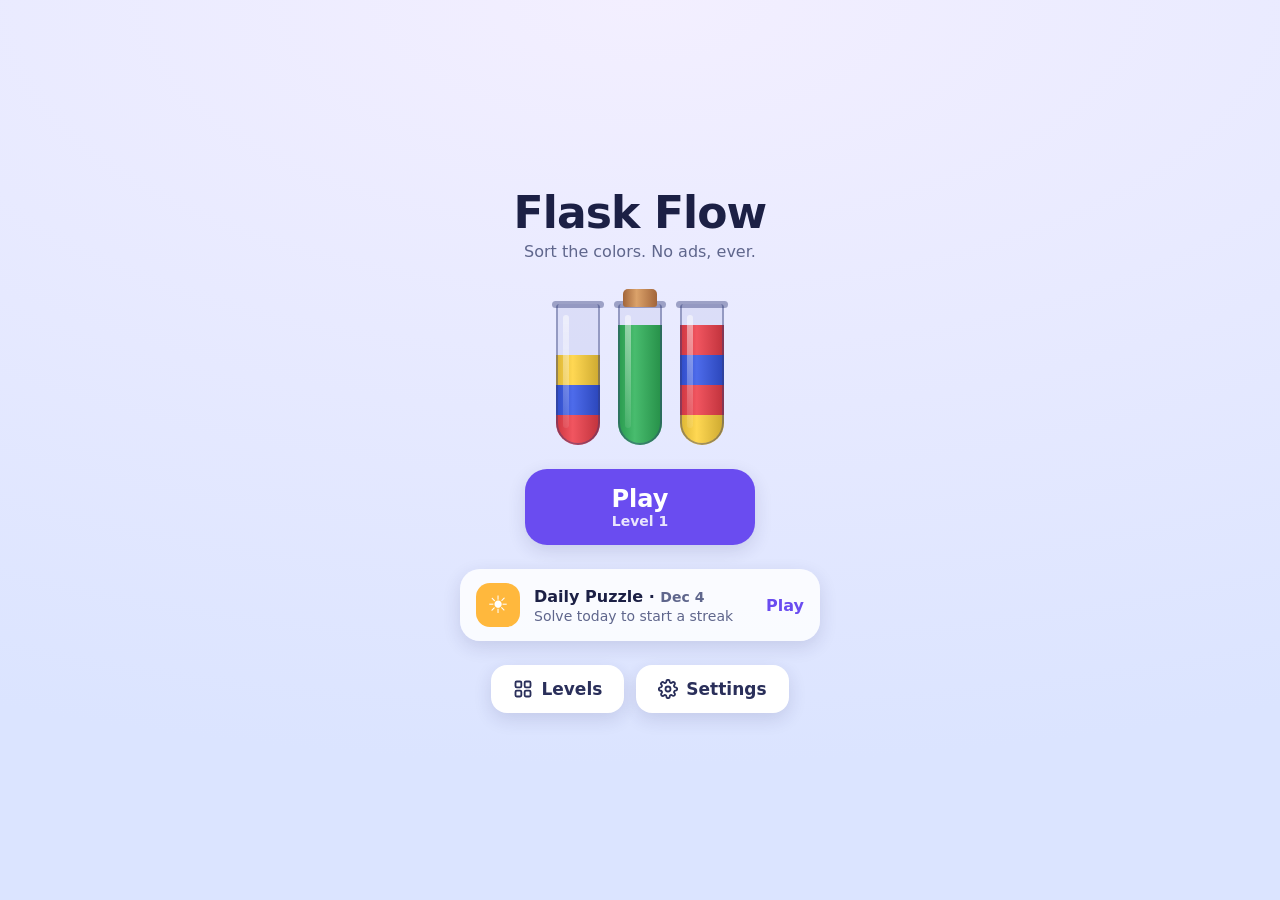
<file: index.html>
<!doctype html>
<html lang="en">
<head>
<meta charset="utf-8">
<meta name="viewport" content="width=device-width, initial-scale=1, maximum-scale=1, user-scalable=no, viewport-fit=cover">
<title>Flask Flow</title>
<meta name="description" content="A calm liquid-sort puzzle. No ads, ever.">
<meta name="theme-color" content="#141a33">
<meta name="apple-mobile-web-app-capable" content="yes">
<meta name="mobile-web-app-capable" content="yes">
<meta name="apple-mobile-web-app-status-bar-style" content="black-translucent">
<meta name="apple-mobile-web-app-title" content="Flask Flow">
<link rel="apple-touch-icon" href="icons/icon-180.png">
<link rel="icon" type="image/png" href="icons/icon-192.png">
<link rel="manifest" href="manifest.webmanifest">
<link rel="stylesheet" href="css/style.css">
</head>
<body>
<svg width="0" height="0" style="position:absolute" aria-hidden="true">
  <defs>
    <symbol id="i-back" viewBox="0 0 24 24"><path d="M15 18l-6-6 6-6"/></symbol>
    <symbol id="i-restart" viewBox="0 0 24 24"><path d="M3 12a9 9 0 1 0 3-6.7L3 8"/><path d="M3 3v5h5"/></symbol>
    <symbol id="i-gear" viewBox="0 0 24 24"><circle cx="12" cy="12" r="3"/><path d="M19.4 15a1.65 1.65 0 0 0 .33 1.82l.06.06a2 2 0 1 1-2.83 2.83l-.06-.06a1.65 1.65 0 0 0-1.82-.33 1.65 1.65 0 0 0-1 1.51V21a2 2 0 1 1-4 0v-.09A1.65 1.65 0 0 0 9 19.4a1.65 1.65 0 0 0-1.82.33l-.06.06a2 2 0 1 1-2.83-2.83l.06-.06a1.65 1.65 0 0 0 .33-1.82 1.65 1.65 0 0 0-1.51-1H3a2 2 0 1 1 0-4h.09A1.65 1.65 0 0 0 4.6 9a1.65 1.65 0 0 0-.33-1.82l-.06-.06a2 2 0 1 1 2.83-2.83l.06.06a1.65 1.65 0 0 0 1.82.33H9a1.65 1.65 0 0 0 1-1.51V3a2 2 0 1 1 4 0v.09a1.65 1.65 0 0 0 1 1.51 1.65 1.65 0 0 0 1.82-.33l.06-.06a2 2 0 1 1 2.83 2.83l-.06.06a1.65 1.65 0 0 0-.33 1.82V9a1.65 1.65 0 0 0 1.51 1H21a2 2 0 1 1 0 4h-.09a1.65 1.65 0 0 0-1.51 1z"/></symbol>
    <symbol id="i-undo" viewBox="0 0 24 24"><path d="M9 14L4 9l5-5"/><path d="M4 9h10.5a5.5 5.5 0 0 1 0 11H11"/></symbol>
    <symbol id="i-bulb" viewBox="0 0 24 24"><path d="M9 18h6M10 22h4"/><path d="M12 2a7 7 0 0 0-4 12.7c.6.5 1 1.2 1 2V17h6v-.3c0-.8.4-1.5 1-2A7 7 0 0 0 12 2z"/></symbol>
    <symbol id="i-flask" viewBox="0 0 24 24"><path d="M9 3h6M10 3v6l-5 9a2 2 0 0 0 1.8 3h10.4a2 2 0 0 0 1.8-3l-5-9V3"/><path d="M7.5 14h9"/></symbol>
    <symbol id="i-grid" viewBox="0 0 24 24"><rect x="3" y="3" width="7" height="7" rx="1.5"/><rect x="14" y="3" width="7" height="7" rx="1.5"/><rect x="3" y="14" width="7" height="7" rx="1.5"/><rect x="14" y="14" width="7" height="7" rx="1.5"/></symbol>
  </defs>
</svg>

<div id="app">
  <!-- HOME -->
  <section id="home" class="screen">
    <div class="home-inner">
      <div class="logo">
        <h1>Flask Flow</h1>
        <p>Sort the colors. No ads, ever.</p>
      </div>
      <div class="hero" id="hero" aria-hidden="true"></div>
      <button class="btn primary play" id="play-btn">
        <span id="play-label">Play</span>
        <small id="play-sub">Level 1</small>
      </button>
      <button class="daily-card" id="daily-card">
        <div class="daily-icon">☀︎</div>
        <div class="daily-text">
          <strong>Daily Puzzle · <span id="daily-date"></span></strong>
          <span id="daily-streak"></span>
        </div>
        <div class="daily-status" id="daily-status">Play</div>
      </button>
      <div class="home-row">
        <button class="btn" id="levels-btn"><svg class="ic"><use href="#i-grid"/></svg>Levels</button>
        <button class="btn" id="home-settings"><svg class="ic"><use href="#i-gear"/></svg>Settings</button>
      </div>
    </div>
  </section>

  <!-- GAME -->
  <section id="game" class="screen">
    <header class="topbar">
      <button class="icon-btn" id="back-btn" aria-label="Home"><svg><use href="#i-back"/></svg></button>
      <div class="title">
        <h2 id="game-title">Level 1</h2>
        <small id="game-sub">Moves 0</small>
      </div>
      <button class="icon-btn" id="restart-btn" aria-label="Restart"><svg><use href="#i-restart"/></svg></button>
      <button class="icon-btn" id="game-settings" aria-label="Settings"><svg><use href="#i-gear"/></svg></button>
    </header>
    <p class="tip" id="tip"></p>
    <div id="board"></div>
    <div id="stuck" class="stuck">
      <span>No moves left</span>
      <button class="btn small" data-act="undo">Undo</button>
      <button class="btn small" data-act="flask" id="stuck-flask">+ Flask</button>
      <button class="btn small primary" data-act="restart">Restart</button>
    </div>
    <footer class="toolbar">
      <button class="tool" id="undo-btn"><span class="ic"><svg><use href="#i-undo"/></svg></span>Undo</button>
      <button class="tool" id="hint-btn"><span class="ic"><svg><use href="#i-bulb"/></svg></span>Hint</button>
      <button class="tool" id="flask-btn"><span class="ic"><svg><use href="#i-flask"/></svg><span class="badge" id="flask-badge">1</span></span>Flask</button>
    </footer>
  </section>

  <!-- LEVELS -->
  <section id="levels" class="screen">
    <header class="topbar">
      <button class="icon-btn" id="levels-back" aria-label="Home"><svg><use href="#i-back"/></svg></button>
      <div class="title"><h2>Levels</h2><small id="levels-sub"></small></div>
      <span class="icon-spacer"></span>
    </header>
    <div class="level-grid" id="level-grid"></div>
  </section>
</div>

<div id="toast" role="status"></div>
<div id="modal"><div class="modal-card" id="modal-card"></div></div>
<div id="fx" aria-hidden="true"></div>

<script type="module" src="js/app.js"></script>
</body>
</html>
</file>
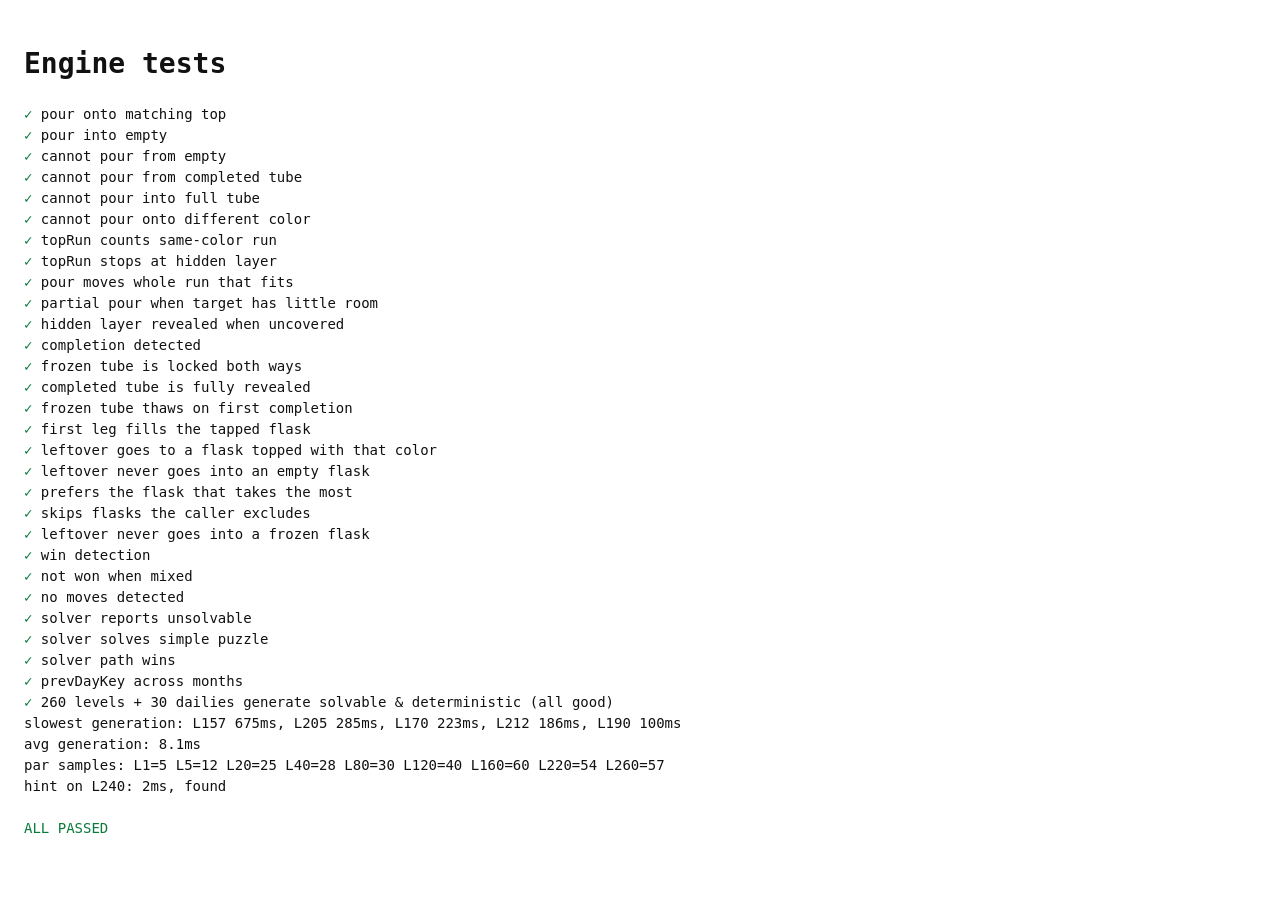
<file: tests.html>
<!doctype html>
<html lang="en">
<head>
<meta charset="utf-8">
<meta name="viewport" content="width=device-width, initial-scale=1">
<title>Engine Tests</title>
<style>
  body { font: 14px/1.5 ui-monospace, Menlo, monospace; padding: 16px; background: #fff; color: #111; }
  .pass { color: #0a7a3b; } .fail { color: #c0182f; font-weight: bold; }
</style>
</head>
<body>
<h1>Engine tests</h1>
<pre id="out">running…</pre>
<script type="module">
import { HIDDEN, canPour, applyPour, isWon, hasMoves, isComplete, topRun, solve, cloneState, spillTarget } from './js/engine.js';
import { levelConfig, dailyConfig, buildLevel, prevDayKey } from './js/levels.js';

const lines = []; let failed = 0;
const log = (s) => lines.push(s);
function ok(cond, name) { if (cond) log(`<span class="pass">✓</span> ${name}`); else { failed++; log(`<span class="fail">✗ ${name}</span>`); } }
const S = (tubes, cap = 4, frozen) => ({ cap, tubes, frozen: frozen || tubes.map(() => false) });

// --- rules
let s = S([[0, 1, 1], [2, 1], [], [0, 0, 0, 0]]);
ok(canPour(s, 0, 1), 'pour onto matching top');
ok(canPour(s, 0, 2), 'pour into empty');
ok(!canPour(s, 2, 0), 'cannot pour from empty');
ok(!canPour(s, 3, 2), 'cannot pour from completed tube');
ok(!canPour(s, 1, 3), 'cannot pour into full tube');
ok(!canPour(S([[0], [1]]), 0, 1), 'cannot pour onto different color');
ok(topRun([0, 1, 1]) === 2, 'topRun counts same-color run');
ok(topRun([1, 1 | HIDDEN, 1]) === 1, 'topRun stops at hidden layer');

s = S([[0, 1, 1], [2, 1], [], []]);
let r = applyPour(s, 0, 1);
ok(r.amount === 2 && s.tubes[1].join() === '2,1,1,1' && s.tubes[0].join() === '0', 'pour moves whole run that fits');
s = S([[1, 1, 1], [2, 2, 1], [], []]);
r = applyPour(s, 0, 1);
ok(r.amount === 1 && s.tubes[0].length === 2, 'partial pour when target has little room');

s = S([[2 | HIDDEN, 0], [0, 0, 0], [], []]);
r = applyPour(s, 0, 1);
ok(r.revealed && s.tubes[0][0] === 2, 'hidden layer revealed when uncovered');
ok(r.completed.includes(1), 'completion detected');

s = S([[0 | HIDDEN, 0 | HIDDEN, 0], [0], [1, 2, 1, 2], []], 4, [false, false, true, false]);
ok(!canPour(s, 2, 3) && !canPour(s, 1, 2), 'frozen tube is locked both ways');
r = applyPour(s, 1, 0);
ok(r.completed.length === 1 && s.tubes[0].every((l) => l === 0), 'completed tube is fully revealed');
ok(r.thawed.includes(2) && !s.frozen[2], 'frozen tube thaws on first completion');

// --- leftovers go to other flasks of the same color
s = S([[2, 1, 1, 1], [0, 0, 1], [3, 1], [], [0, 3]]);
r = applyPour(s, 0, 1);
ok(r.amount === 1, 'first leg fills the tapped flask');
ok(spillTarget(s, 0, 2) === 2, 'leftover goes to a flask topped with that color');
ok(spillTarget(S([[1, 1], [0, 0, 0, 1], []]), 0, 2) === -1, 'leftover never goes into an empty flask');
ok(spillTarget(S([[1, 1, 1], [0, 0, 1], [0, 1]]), 0, 2) === 2, 'prefers the flask that takes the most');
ok(spillTarget(S([[1, 1, 1], [0, 0, 1], [0, 1]]), 0, 2, (k) => k === 2) === 1, 'skips flasks the caller excludes');
ok(spillTarget(S([[1, 1], [0, 1], [2, 2]], 4, [false, true, false]), 0, 2) === -1, 'leftover never goes into a frozen flask');

ok(isWon(S([[0, 0, 0, 0], [], [1, 1, 1, 1]])), 'win detection');
ok(!isWon(S([[0, 0, 0, 1], [1, 1, 1, 0]])), 'not won when mixed');
ok(!hasMoves(S([[0, 1, 0, 1], [1, 0, 1, 0]])), 'no moves detected');

// --- solver
ok(solve(S([[0, 1], [1, 0]], 2)) === null, 'solver reports unsolvable');
const simple = S([[0, 1, 0, 1], [1, 0, 1, 0], [], []]);
const path = solve(simple);
ok(Array.isArray(path), 'solver solves simple puzzle');
{ const t = cloneState(simple); for (const [a, b] of path) { if (!canPour(t, a, b)) { ok(false, 'solver path legal'); break; } applyPour(t, a, b); } ok(isWon(t), 'solver path wins'); }
ok(prevDayKey('2026-03-01') === '2026-02-28', 'prevDayKey across months');

// --- generation: every level solvable by replaying the solver's path, plus timing
function verify(cfg, label) {
  const t0 = performance.now();
  const { state, par } = buildLevel(cfg);
  const ms = performance.now() - t0;
  const p = solve(state, { maxNodes: 400000 });
  let good = Array.isArray(p);
  if (good) { const t = cloneState(state); for (const [a, b] of p) { if (!canPour(t, a, b)) { good = false; break; } applyPour(t, a, b); } good = good && isWon(t); }
  const again = buildLevel(cfg).state;
  const deterministic = JSON.stringify(again) === JSON.stringify(state);
  return { good, deterministic, ms, par, label };
}
const results = [];
for (let n = 1; n <= 260; n++) results.push(verify(levelConfig(n), 'L' + n));
for (let d = 1; d <= 30; d++) results.push(verify(dailyConfig(`2026-12-${String(d).padStart(2, '0')}`), 'D' + d));
const bad = results.filter((x) => !x.good || !x.deterministic);
ok(bad.length === 0, `260 levels + 30 dailies generate solvable & deterministic (${bad.map((b) => b.label).join(',') || 'all good'})`);
const slow = results.slice().sort((a, b) => b.ms - a.ms).slice(0, 5);
log(`slowest generation: ${slow.map((x) => `${x.label} ${x.ms.toFixed(0)}ms`).join(', ')}`);
log(`avg generation: ${(results.reduce((a, x) => a + x.ms, 0) / results.length).toFixed(1)}ms`);
log(`par samples: ${[1, 5, 20, 40, 80, 120, 160, 220, 260].map((n) => `L${n}=${results[n - 1].par}`).join(' ')}`);

// --- hint speed on a hard level
{ const st = buildLevel(levelConfig(240)).state; const t0 = performance.now(); const h = solve(st, { maxNodes: 60000 }); log(`hint on L240: ${(performance.now() - t0).toFixed(0)}ms, ${Array.isArray(h) ? 'found' : String(h)}`); }

log(failed ? `\n<span class="fail">${failed} FAILED</span>` : `\n<span class="pass">ALL PASSED</span>`);
document.getElementById('out').innerHTML = lines.join('\n');
window.__testsDone = { failed };
</script>
</body>
</html>
</file>
<file: css/style.css>
* { box-sizing: border-box; margin: 0; padding: 0; }

:root {
  --bg1: #f3efff;
  --bg2: #dbe4ff;
  --text: #1c2045;
  --muted: #5f668c;
  --panel: rgba(255, 255, 255, 0.82);
  --card: #ffffff;
  --btn: #ffffff;
  --btn-text: #2a2f5a;
  --accent: #6a4cf0;
  --accent-text: #ffffff;
  --glass: rgba(70, 80, 160, 0.08);
  --glass-edge: rgba(52, 60, 120, 0.42);
  --shadow: 0 6px 18px rgba(40, 40, 100, 0.14);
  --star-off: #d7dbec;
  --challenge: rgba(255, 170, 60, 0.18);
}

@media (prefers-color-scheme: dark) {
  :root {
    --bg1: #1d2450;
    --bg2: #0b0f24;
    --text: #eef0ff;
    --muted: #9ba2cc;
    --panel: rgba(36, 42, 82, 0.92);
    --card: #1e2449;
    --btn: #262d5a;
    --btn-text: #eef0ff;
    --accent: #8c6dff;
    --glass: rgba(255, 255, 255, 0.07);
    --glass-edge: rgba(220, 228, 255, 0.5);
    --shadow: 0 6px 18px rgba(0, 0, 0, 0.35);
    --star-off: #3a416e;
    --challenge: rgba(255, 150, 40, 0.14);
  }
}

html, body { height: 100%; }
body {
  font-family: ui-rounded, -apple-system, BlinkMacSystemFont, "Segoe UI", system-ui, sans-serif;
  color: var(--text);
  background: var(--bg2) radial-gradient(130% 85% at 50% 0%, var(--bg1), var(--bg2));
  overflow: hidden;
  overscroll-behavior: none;
  -webkit-user-select: none;
  user-select: none;
  -webkit-tap-highlight-color: transparent;
  -webkit-touch-callout: none;
  touch-action: manipulation;
}

#app { position: fixed; inset: 0; }

.screen {
  position: absolute;
  inset: 0;
  display: none;
  flex-direction: column;
  padding: env(safe-area-inset-top) env(safe-area-inset-right) env(safe-area-inset-bottom) env(safe-area-inset-left);
}
.screen.active { display: flex; }

button { font: inherit; color: inherit; border: 0; background: none; cursor: pointer; }
svg { fill: none; stroke: currentColor; stroke-width: 2.2; stroke-linecap: round; stroke-linejoin: round; }

.btn {
  display: inline-flex;
  align-items: center;
  justify-content: center;
  gap: 8px;
  padding: 14px 22px;
  border-radius: 16px;
  font-weight: 700;
  font-size: 17px;
  background: var(--btn);
  color: var(--btn-text);
  box-shadow: var(--shadow);
  transition: transform 0.1s;
}
.btn.primary { background: var(--accent); color: var(--accent-text); }
.btn.small { padding: 9px 13px; font-size: 14px; border-radius: 12px; }
.btn.danger { color: #e0384f; }
.btn .ic { width: 20px; height: 20px; }
.btn:active, .icon-btn:active, .tool:active .ic, .daily-card:active, .lvl:active { transform: scale(0.95); }

.icon-btn {
  width: 44px;
  height: 44px;
  flex: none;
  border-radius: 14px;
  display: grid;
  place-items: center;
  background: var(--btn);
  color: var(--btn-text);
  box-shadow: var(--shadow);
  transition: transform 0.1s;
}
.icon-btn svg { width: 22px; height: 22px; }
.icon-spacer { width: 44px; flex: none; }

/* ---------------------------------------------------------------- home */
.home-inner {
  flex: 1;
  display: flex;
  flex-direction: column;
  align-items: center;
  justify-content: center;
  gap: 24px;
  padding: 16px;
}
.logo h1 { font-size: 44px; font-weight: 800; letter-spacing: -0.02em; text-align: center; }
.logo p { color: var(--muted); text-align: center; margin-top: 4px; font-size: 16px; }
.hero {
  display: flex;
  gap: 18px;
  align-items: flex-end;
  --tw: 44px;
  --lh: 30px;
  --th: 141px;
  height: 160px;
  padding-top: 14px;
}
.hero .tube { cursor: default; }
.hero .tube:nth-child(2) { animation: bob 2.6s ease-in-out infinite; }
.play { flex-direction: column; gap: 0; font-size: 24px; padding: 16px 56px; border-radius: 22px; min-width: 230px; }
.play small { font-size: 14px; font-weight: 600; opacity: 0.85; }
.daily-card {
  width: min(360px, 100%);
  display: flex;
  align-items: center;
  gap: 14px;
  padding: 14px 16px;
  border-radius: 20px;
  background: var(--panel);
  box-shadow: var(--shadow);
  text-align: left;
  transition: transform 0.1s;
}
.daily-icon { width: 44px; height: 44px; border-radius: 14px; display: grid; place-items: center; background: #ffb83d; color: #fff; font-size: 24px; flex: none; }
.daily-text { flex: 1; display: flex; flex-direction: column; gap: 2px; }
.daily-text span { color: var(--muted); font-size: 14px; }
.daily-status { font-weight: 800; color: var(--accent); }
.daily-card.done .daily-status { color: #22a35a; }
.home-row { display: flex; gap: 12px; }

/* ---------------------------------------------------------------- game */
.topbar { display: flex; align-items: center; gap: 10px; padding: 10px 16px 4px; }
.title { flex: 1; text-align: center; min-width: 0; }
.title h2 { font-size: 20px; font-weight: 800; white-space: nowrap; overflow: hidden; text-overflow: ellipsis; }
.title small { color: var(--muted); font-size: 13px; font-weight: 600; }
#game.challenge { background: radial-gradient(120% 70% at 50% 0%, var(--challenge), transparent 70%); }
.tip { text-align: center; color: var(--muted); font-size: 14px; padding: 4px 28px 0; min-height: 22px; line-height: 1.35; }

#board {
  position: relative;
  flex: 1;
  display: flex;
  flex-direction: column;
  justify-content: center;
  align-items: center;
  gap: var(--rowgap, 48px);
  padding: 24px 12px 8px;
  min-height: 0;
}
.row { display: flex; gap: var(--gap, 16px); align-items: flex-end; }

.toolbar { display: flex; justify-content: center; gap: 22px; padding: 8px 16px 14px; }
.tool { display: flex; flex-direction: column; align-items: center; gap: 5px; font-size: 12px; font-weight: 700; color: var(--muted); }
.tool .ic {
  position: relative;
  width: 60px;
  height: 60px;
  border-radius: 20px;
  background: var(--btn);
  color: var(--btn-text);
  box-shadow: var(--shadow);
  display: grid;
  place-items: center;
  transition: transform 0.1s;
}
.tool svg { width: 26px; height: 26px; }
.tool:disabled { opacity: 0.4; }
.badge {
  position: absolute;
  top: -5px;
  right: -5px;
  min-width: 20px;
  height: 20px;
  padding: 0 5px;
  border-radius: 10px;
  background: var(--accent);
  color: #fff;
  font-size: 12px;
  font-weight: 800;
  display: grid;
  place-items: center;
}
.tool.used .badge { display: none; }

/* ---------------------------------------------------------------- flask */
.tube {
  position: relative;
  width: var(--tw);
  height: var(--th);
  flex: none;
  transform-origin: 50% 0;
  transition: transform 0.18s cubic-bezier(0.3, 0.7, 0.3, 1);
  cursor: pointer;
}
.tube.selected { transform: translateY(-22px); }
.rim {
  position: absolute;
  left: -4px;
  right: -4px;
  top: -3px;
  height: 7px;
  border-radius: 4px;
  background: var(--glass-edge);
  z-index: 3;
}
.glass {
  position: absolute;
  inset: 0;
  border-radius: 3px 3px calc(var(--tw) / 2) calc(var(--tw) / 2);
  background: var(--glass);
  overflow: hidden;
}
.glass::before {
  content: '';
  position: absolute;
  inset: 0;
  border-radius: inherit;
  border: 2px solid var(--glass-edge);
  border-top: 0;
  z-index: 2;
  pointer-events: none;
}
.glass::after {
  content: '';
  position: absolute;
  top: 8%;
  bottom: 12%;
  left: 16%;
  width: 13%;
  border-radius: 99px;
  background: linear-gradient(rgba(255, 255, 255, 0.5), rgba(255, 255, 255, 0.08));
  z-index: 2;
  pointer-events: none;
}
.liquid { position: absolute; left: 0; right: 0; bottom: 0; display: flex; flex-direction: column-reverse; }
.layer {
  position: relative;
  flex: none;
  height: var(--lh);
  background: linear-gradient(90deg, rgba(0, 0, 0, 0.14), rgba(255, 255, 255, 0.12) 38%, rgba(0, 0, 0, 0.2)), var(--c);
}
.layer.hidden {
  background: repeating-linear-gradient(45deg, #4b5074 0 6px, #424665 6px 12px);
}
.layer.hidden::after,
body.cb .layer:not(.hidden)::after {
  position: absolute;
  inset: 0;
  display: grid;
  place-items: center;
  font-weight: 800;
  font-size: calc(var(--lh) * 0.52);
  line-height: 1;
}
.layer.hidden::after { content: '?'; color: rgba(255, 255, 255, 0.78); }
body.cb .layer:not(.hidden)::after {
  content: attr(data-sym);
  color: rgba(255, 255, 255, 0.95);
  text-shadow: 0 0 3px rgba(0, 0, 0, 0.7);
  font-size: calc(var(--lh) * 0.45);
}
.layer.reveal { animation: reveal 0.4s ease-out; }
@keyframes reveal { from { filter: brightness(1.9); transform: scaleX(0.6); } to { filter: none; transform: none; } }

.cork {
  position: absolute;
  left: 12%;
  right: 12%;
  top: -15px;
  height: 18px;
  border-radius: 5px 5px 3px 3px;
  background: linear-gradient(90deg, #a2653a, #dba26a 40%, #a2653a);
  display: none;
  z-index: 5;
}
.tube.done .cork { display: block; }
.tube.just-done .cork { animation: cork 0.45s cubic-bezier(0.3, 1.6, 0.5, 1); }
@keyframes cork { from { transform: translateY(-34px); opacity: 0; } to { transform: none; opacity: 1; } }

.ice {
  position: absolute;
  inset: -4px;
  border-radius: 6px 6px calc(var(--tw) / 2 + 4px) calc(var(--tw) / 2 + 4px);
  background: linear-gradient(160deg, rgba(236, 248, 255, 0.93), rgba(165, 205, 242, 0.8));
  border: 2px solid rgba(255, 255, 255, 0.95);
  display: none;
  place-items: center;
  z-index: 6;
  color: #5b9fd6;
  font-size: calc(var(--tw) * 0.55);
}
.tube.frozen .ice { display: grid; }
.tube.thawing .ice { animation: thaw 0.45s forwards; }
@keyframes thaw { to { opacity: 0; transform: scale(1.18); } }

.hint-ring {
  position: absolute;
  inset: -7px;
  border-radius: 8px 8px calc(var(--tw) / 2 + 7px) calc(var(--tw) / 2 + 7px);
  border: 3px solid var(--accent);
  display: none;
  z-index: 7;
  pointer-events: none;
  animation: pulse 0.9s ease-in-out infinite;
}
.tube.hint-src .hint-ring { display: block; }
.tube.hint-dst .hint-ring { display: block; border-style: dashed; }
.hint-tag {
  position: absolute;
  top: -40px;
  left: 50%;
  transform: translateX(-50%);
  width: 24px;
  height: 24px;
  border-radius: 12px;
  background: var(--accent);
  color: #fff;
  font-size: 13px;
  font-weight: 800;
  display: none;
  place-items: center;
  z-index: 7;
}
.tube.hint-src .hint-tag, .tube.hint-dst .hint-tag { display: grid; }
.tube.hint-src .hint-tag::after { content: '1'; }
.tube.hint-dst .hint-tag::after { content: '2'; }
@keyframes pulse { 50% { opacity: 0.35; } }

.tube.shake { animation: shake 0.32s; }
@keyframes shake {
  20% { transform: translateX(-6px); }
  40% { transform: translateX(6px); }
  60% { transform: translateX(-4px); }
  80% { transform: translateX(3px); }
}
@keyframes bob { 50% { transform: translateY(-8px); } }

.stream { position: absolute; border-radius: 99px; transform-origin: top; z-index: 15; pointer-events: none; }

.stuck {
  position: absolute;
  left: 50%;
  bottom: calc(108px + env(safe-area-inset-bottom));
  transform: translateX(-50%);
  width: max-content;
  max-width: calc(100% - 24px);
  display: none;
  align-items: center;
  flex-wrap: wrap;
  justify-content: center;
  gap: 8px;
  padding: 10px 12px;
  border-radius: 18px;
  background: var(--panel);
  box-shadow: var(--shadow);
  font-weight: 700;
  z-index: 30;
}
.stuck.show { display: flex; animation: pop 0.25s; }
.stuck span { padding: 0 4px; }

/* ---------------------------------------------------------------- levels */
.level-grid {
  flex: 1;
  overflow-y: auto;
  -webkit-overflow-scrolling: touch;
  display: grid;
  grid-template-columns: repeat(5, 1fr);
  gap: 10px;
  padding: 12px 16px 24px;
  align-content: start;
}
.lvl {
  aspect-ratio: 1;
  border-radius: 16px;
  background: var(--btn);
  color: var(--btn-text);
  box-shadow: var(--shadow);
  display: flex;
  flex-direction: column;
  align-items: center;
  justify-content: center;
  font-weight: 800;
  font-size: 18px;
  transition: transform 0.1s;
}
.lvl small { font-size: 10px; color: #ffbf2e; letter-spacing: 1px; min-height: 12px; }
.lvl.challenge { box-shadow: var(--shadow), inset 0 0 0 2px #ffab3d; }
.lvl.current { background: var(--accent); color: #fff; }

/* ---------------------------------------------------------------- overlays */
#toast {
  position: fixed;
  top: calc(env(safe-area-inset-top) + 70px);
  left: 50%;
  transform: translate(-50%, -8px);
  opacity: 0;
  transition: opacity 0.2s, transform 0.2s;
  background: var(--panel);
  box-shadow: var(--shadow);
  padding: 10px 16px;
  border-radius: 14px;
  font-weight: 700;
  font-size: 15px;
  z-index: 80;
  pointer-events: none;
  max-width: calc(100% - 32px);
  text-align: center;
}
#toast.show { opacity: 1; transform: translate(-50%, 0); }

#modal {
  position: fixed;
  inset: 0;
  background: rgba(10, 12, 32, 0.45);
  -webkit-backdrop-filter: blur(4px);
  backdrop-filter: blur(4px);
  display: none;
  place-items: center;
  z-index: 100;
  padding: 16px;
}
#modal.show { display: grid; }
.modal-card {
  width: min(360px, 100%);
  background: var(--card);
  border-radius: 26px;
  padding: 26px 22px 22px;
  text-align: center;
  box-shadow: 0 20px 50px rgba(0, 0, 0, 0.3);
  animation: pop 0.3s cubic-bezier(0.3, 1.4, 0.5, 1);
}
.modal-card h2 { font-size: 24px; font-weight: 800; margin-bottom: 6px; }
.modal-card .muted { color: var(--muted); font-weight: 600; }
.modal-actions { display: flex; flex-direction: column; gap: 10px; margin-top: 20px; }
.stars { display: flex; justify-content: center; gap: 6px; margin-bottom: 8px; }
.stars span { font-size: 46px; line-height: 1; color: var(--star-off); }
.stars span.on { color: #ffc23d; animation: starpop 0.4s cubic-bezier(0.3, 1.8, 0.5, 1) both; }
.stars span.on:nth-child(2) { animation-delay: 0.12s; }
.stars span.on:nth-child(3) { animation-delay: 0.24s; }
.streak { margin-top: 8px; font-weight: 800; color: #ff8a2a; }
@keyframes starpop { from { transform: scale(0); } to { transform: scale(1); } }
@keyframes pop { from { transform: scale(0.85); opacity: 0; } to { transform: none; opacity: 1; } }

.settings-list { display: flex; flex-direction: column; gap: 4px; margin: 14px 0 6px; text-align: left; }
.setting {
  display: flex;
  align-items: center;
  justify-content: space-between;
  gap: 12px;
  padding: 12px 4px;
  border-bottom: 1px solid rgba(128, 128, 160, 0.2);
  font-weight: 600;
}
.setting small { display: block; color: var(--muted); font-weight: 500; font-size: 12px; }
.setting input { width: 46px; height: 26px; accent-color: var(--accent); flex: none; }

.save-note { color: var(--muted); font-size: 13px; line-height: 1.4; margin-top: 8px; }
.code-label { display: block; text-align: left; font-weight: 700; font-size: 14px; margin: 16px 0 6px; }
textarea.code {
  width: 100%;
  resize: none;
  padding: 10px 12px;
  border-radius: 12px;
  border: 1.5px solid rgba(128, 128, 160, 0.35);
  background: var(--btn);
  color: var(--text);
  font: 12px/1.4 ui-monospace, Menlo, monospace;
  word-break: break-all;
  -webkit-user-select: text;
  user-select: text;
}
.modal-card .modal-actions:has(+ .code-label) { margin-top: 10px; }
#modal .modal-card { max-height: calc(100dvh - 32px); overflow-y: auto; }

#fx { position: fixed; inset: 0; pointer-events: none; z-index: 90; overflow: hidden; }
.particle { position: absolute; border-radius: 2px; }
</file>
